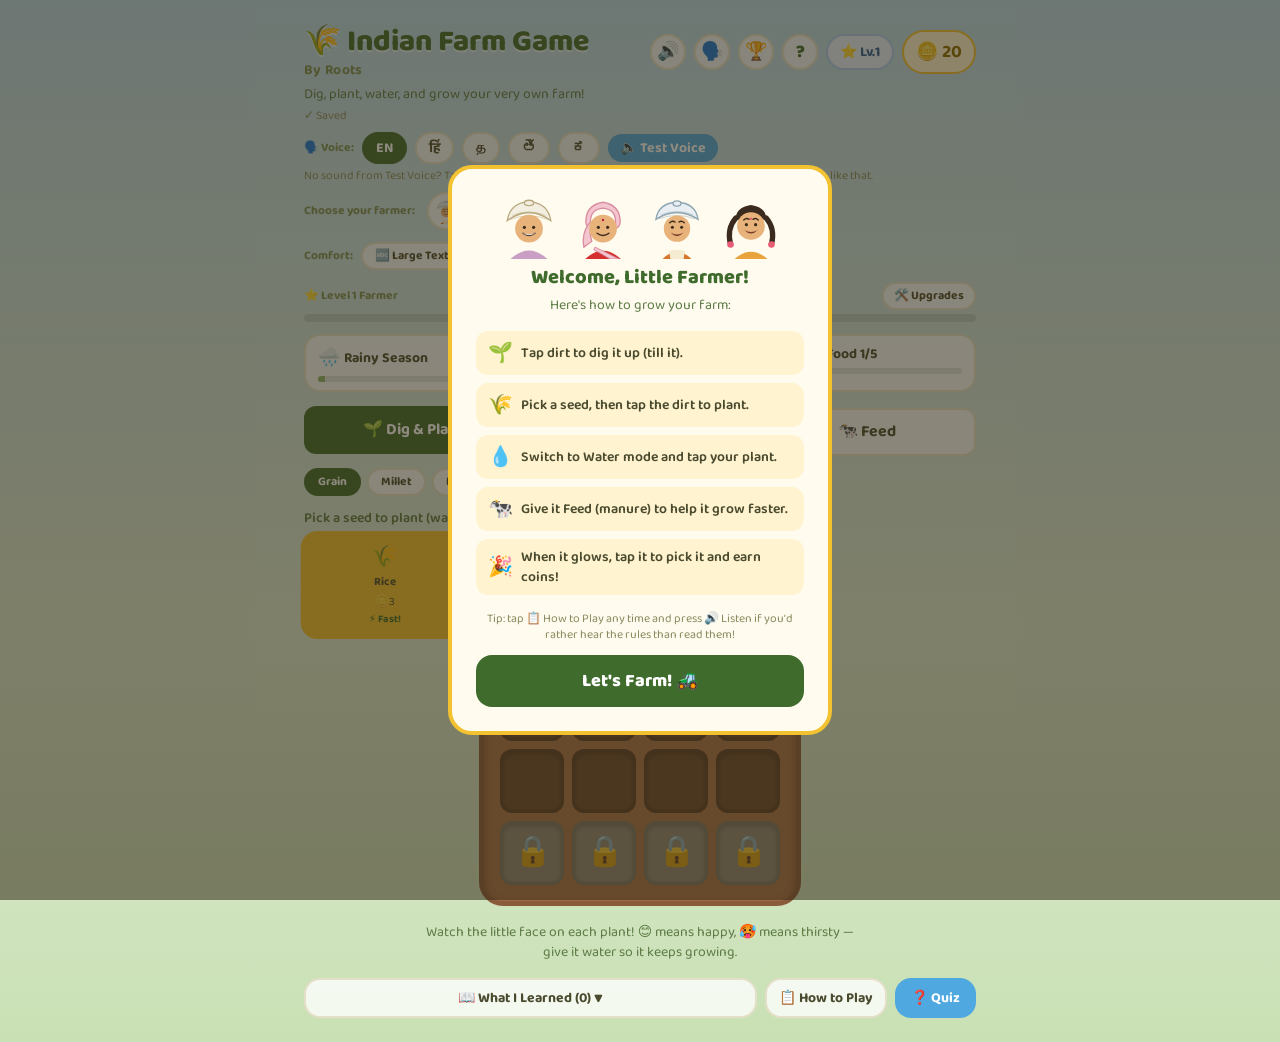
<file: index.html>
<!DOCTYPE html>
<html lang="en">
<head>
<meta charset="UTF-8" />
<meta name="viewport" content="width=device-width, initial-scale=1.0, maximum-scale=1, user-scalable=no" />
<title>Indian Farm Game — By Roots</title>
<meta name="description" content="A farming game to teach kids about Indian crops, seasons, and sustainable farming." />
<link rel="manifest" href="manifest.json" />
<meta name="theme-color" content="#3F6B2C" />
<link rel="icon" href="icons/icon-192.png" />
<link rel="apple-touch-icon" href="icons/icon-192.png" />
<link rel="stylesheet" href="styles.css" />
<style>
  html, body { margin: 0; padding: 0; background: #EAF6E0; }
  #root { min-height: 100vh; font-family: 'Baloo 2','Fredoka',system-ui,sans-serif; }
</style>
</head>
<body>
<div id="root"></div>
<script src="bundle.js"></script>
</body>
</html>
</file>
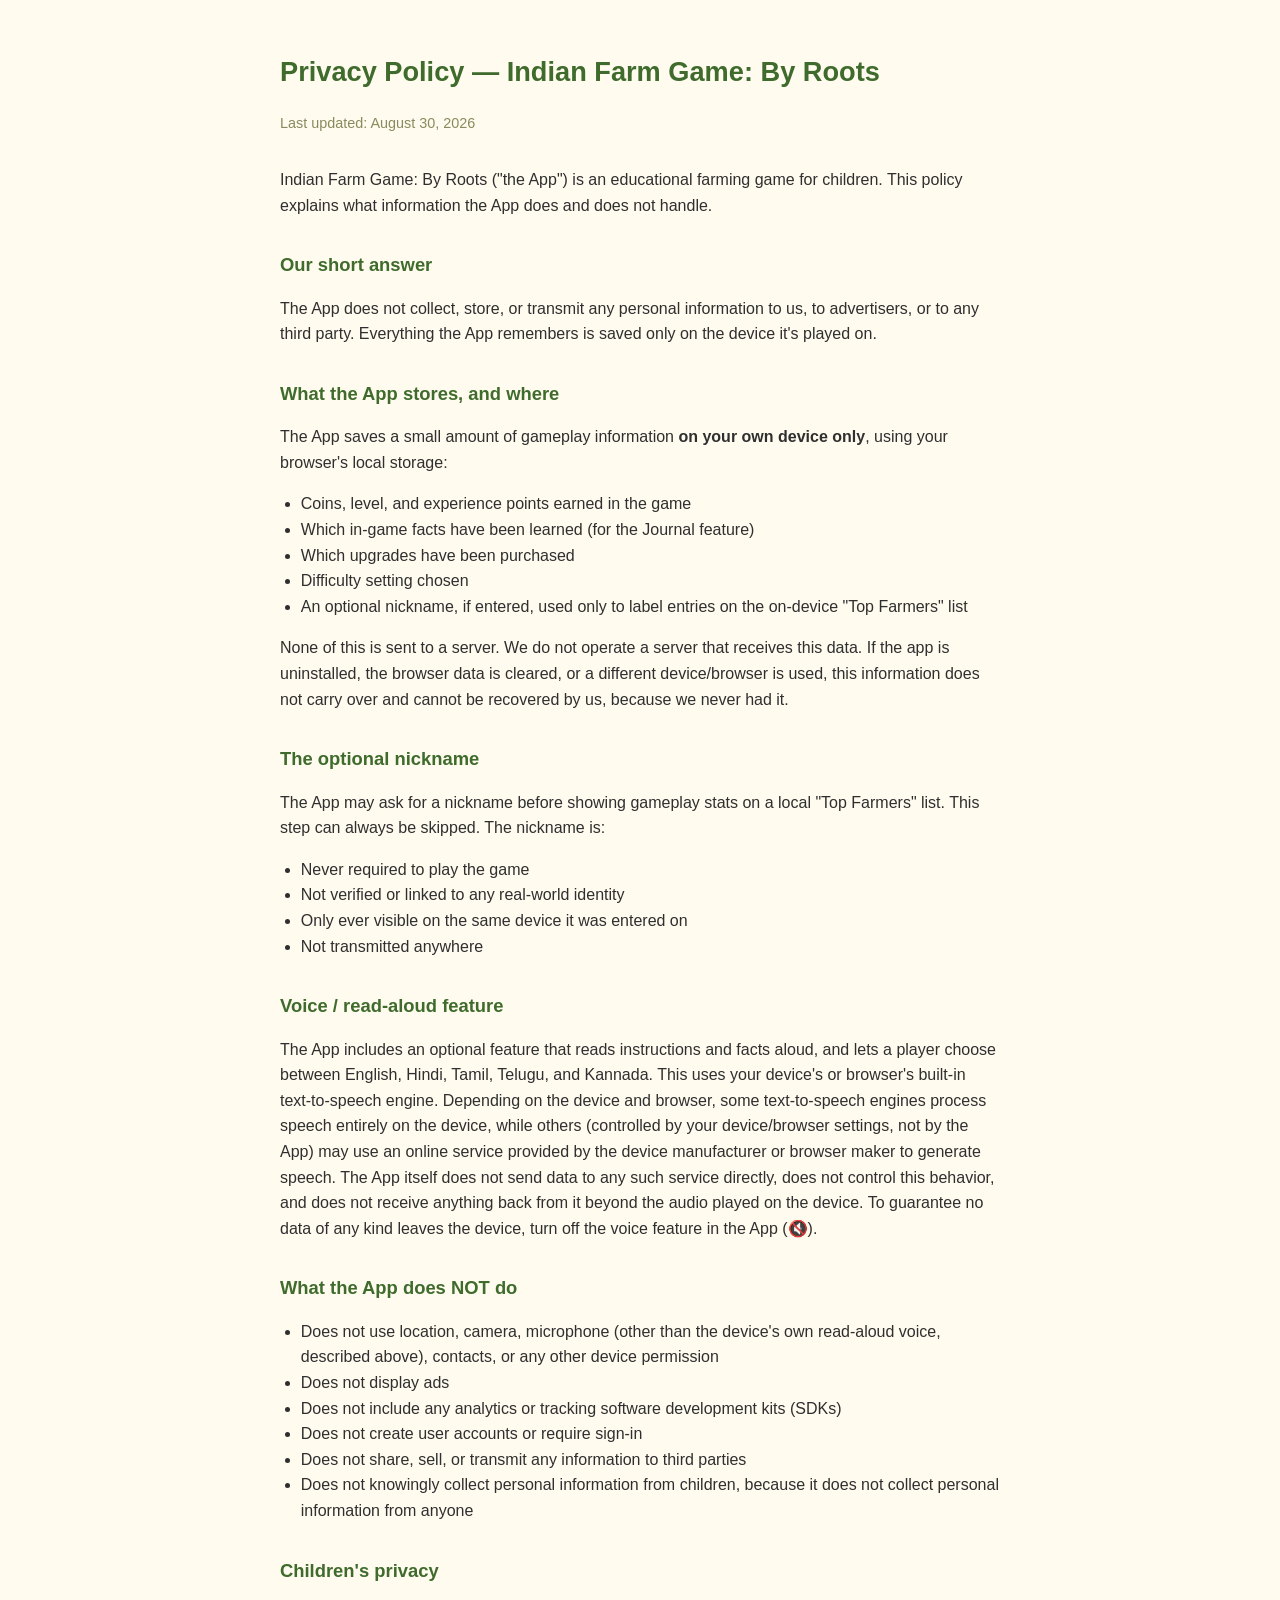
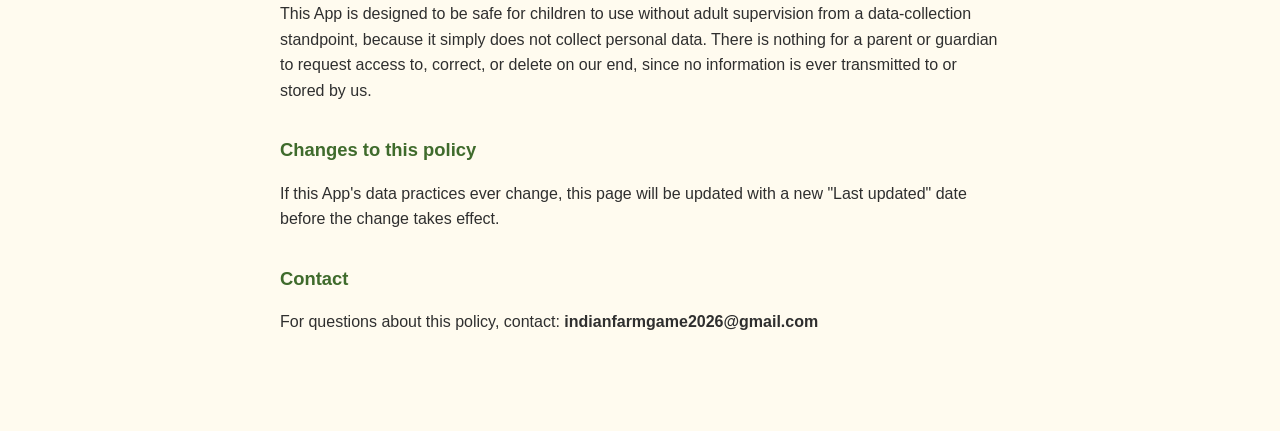
<file: privacy-policy.html>
<!DOCTYPE html>
<html lang="en">
<head>
<meta charset="UTF-8" />
<meta name="viewport" content="width=device-width, initial-scale=1.0" />
<title>Privacy Policy — Indian Farm Game: By Roots</title>
<style>
  body { font-family: -apple-system, Segoe UI, Roboto, Arial, sans-serif; max-width: 720px; margin: 0 auto; padding: 32px 20px 80px; line-height: 1.6; color: #2f2f2f; background: #FFFBEF; }
  h1 { color: #3F6B2C; font-size: 1.7rem; }
  h2 { color: #3F6B2C; font-size: 1.15rem; margin-top: 2rem; }
  .updated { color: #8A8A5E; font-size: 0.9rem; margin-bottom: 2rem; }
  ul { padding-left: 1.3rem; }
</style>
</head>
<body>
<h1>Privacy Policy — Indian Farm Game: By Roots</h1>
<p class="updated">Last updated: August 30, 2026</p>

<p>Indian Farm Game: By Roots ("the App") is an educational farming game for children. This policy explains what information the App does and does not handle.</p>

<h2>Our short answer</h2>
<p>The App does not collect, store, or transmit any personal information to us, to advertisers, or to any third party. Everything the App remembers is saved only on the device it's played on.</p>

<h2>What the App stores, and where</h2>
<p>The App saves a small amount of gameplay information <strong>on your own device only</strong>, using your browser's local storage:</p>
<ul>
  <li>Coins, level, and experience points earned in the game</li>
  <li>Which in-game facts have been learned (for the Journal feature)</li>
  <li>Which upgrades have been purchased</li>
  <li>Difficulty setting chosen</li>
  <li>An optional nickname, if entered, used only to label entries on the on-device "Top Farmers" list</li>
</ul>
<p>None of this is sent to a server. We do not operate a server that receives this data. If the app is uninstalled, the browser data is cleared, or a different device/browser is used, this information does not carry over and cannot be recovered by us, because we never had it.</p>

<h2>The optional nickname</h2>
<p>The App may ask for a nickname before showing gameplay stats on a local "Top Farmers" list. This step can always be skipped. The nickname is:</p>
<ul>
  <li>Never required to play the game</li>
  <li>Not verified or linked to any real-world identity</li>
  <li>Only ever visible on the same device it was entered on</li>
  <li>Not transmitted anywhere</li>
</ul>

<h2>Voice / read-aloud feature</h2>
<p>The App includes an optional feature that reads instructions and facts aloud, and lets a player choose between English, Hindi, Tamil, Telugu, and Kannada. This uses your device's or browser's built-in text-to-speech engine. Depending on the device and browser, some text-to-speech engines process speech entirely on the device, while others (controlled by your device/browser settings, not by the App) may use an online service provided by the device manufacturer or browser maker to generate speech. The App itself does not send data to any such service directly, does not control this behavior, and does not receive anything back from it beyond the audio played on the device. To guarantee no data of any kind leaves the device, turn off the voice feature in the App (🔇).</p>

<h2>What the App does NOT do</h2>
<ul>
  <li>Does not use location, camera, microphone (other than the device's own read-aloud voice, described above), contacts, or any other device permission</li>
  <li>Does not display ads</li>
  <li>Does not include any analytics or tracking software development kits (SDKs)</li>
  <li>Does not create user accounts or require sign-in</li>
  <li>Does not share, sell, or transmit any information to third parties</li>
  <li>Does not knowingly collect personal information from children, because it does not collect personal information from anyone</li>
</ul>

<h2>Children's privacy</h2>
<p>This App is designed to be safe for children to use without adult supervision from a data-collection standpoint, because it simply does not collect personal data. There is nothing for a parent or guardian to request access to, correct, or delete on our end, since no information is ever transmitted to or stored by us.</p>

<h2>Changes to this policy</h2>
<p>If this App's data practices ever change, this page will be updated with a new "Last updated" date before the change takes effect.</p>

<h2>Contact</h2>
<p>For questions about this policy, contact: <strong>indianfarmgame2026@gmail.com</strong></p>

</body>
</html>
</file>
<file: styles.css>
*, ::before, ::after {
  --tw-border-spacing-x: 0;
  --tw-border-spacing-y: 0;
  --tw-translate-x: 0;
  --tw-translate-y: 0;
  --tw-rotate: 0;
  --tw-skew-x: 0;
  --tw-skew-y: 0;
  --tw-scale-x: 1;
  --tw-scale-y: 1;
  --tw-pan-x:  ;
  --tw-pan-y:  ;
  --tw-pinch-zoom:  ;
  --tw-scroll-snap-strictness: proximity;
  --tw-gradient-from-position:  ;
  --tw-gradient-via-position:  ;
  --tw-gradient-to-position:  ;
  --tw-ordinal:  ;
  --tw-slashed-zero:  ;
  --tw-numeric-figure:  ;
  --tw-numeric-spacing:  ;
  --tw-numeric-fraction:  ;
  --tw-ring-inset:  ;
  --tw-ring-offset-width: 0px;
  --tw-ring-offset-color: #fff;
  --tw-ring-color: rgb(59 130 246 / 0.5);
  --tw-ring-offset-shadow: 0 0 #0000;
  --tw-ring-shadow: 0 0 #0000;
  --tw-shadow: 0 0 #0000;
  --tw-shadow-colored: 0 0 #0000;
  --tw-blur:  ;
  --tw-brightness:  ;
  --tw-contrast:  ;
  --tw-grayscale:  ;
  --tw-hue-rotate:  ;
  --tw-invert:  ;
  --tw-saturate:  ;
  --tw-sepia:  ;
  --tw-drop-shadow:  ;
  --tw-backdrop-blur:  ;
  --tw-backdrop-brightness:  ;
  --tw-backdrop-contrast:  ;
  --tw-backdrop-grayscale:  ;
  --tw-backdrop-hue-rotate:  ;
  --tw-backdrop-invert:  ;
  --tw-backdrop-opacity:  ;
  --tw-backdrop-saturate:  ;
  --tw-backdrop-sepia:  ;
  --tw-contain-size:  ;
  --tw-contain-layout:  ;
  --tw-contain-paint:  ;
  --tw-contain-style:  ;
}

::backdrop {
  --tw-border-spacing-x: 0;
  --tw-border-spacing-y: 0;
  --tw-translate-x: 0;
  --tw-translate-y: 0;
  --tw-rotate: 0;
  --tw-skew-x: 0;
  --tw-skew-y: 0;
  --tw-scale-x: 1;
  --tw-scale-y: 1;
  --tw-pan-x:  ;
  --tw-pan-y:  ;
  --tw-pinch-zoom:  ;
  --tw-scroll-snap-strictness: proximity;
  --tw-gradient-from-position:  ;
  --tw-gradient-via-position:  ;
  --tw-gradient-to-position:  ;
  --tw-ordinal:  ;
  --tw-slashed-zero:  ;
  --tw-numeric-figure:  ;
  --tw-numeric-spacing:  ;
  --tw-numeric-fraction:  ;
  --tw-ring-inset:  ;
  --tw-ring-offset-width: 0px;
  --tw-ring-offset-color: #fff;
  --tw-ring-color: rgb(59 130 246 / 0.5);
  --tw-ring-offset-shadow: 0 0 #0000;
  --tw-ring-shadow: 0 0 #0000;
  --tw-shadow: 0 0 #0000;
  --tw-shadow-colored: 0 0 #0000;
  --tw-blur:  ;
  --tw-brightness:  ;
  --tw-contrast:  ;
  --tw-grayscale:  ;
  --tw-hue-rotate:  ;
  --tw-invert:  ;
  --tw-saturate:  ;
  --tw-sepia:  ;
  --tw-drop-shadow:  ;
  --tw-backdrop-blur:  ;
  --tw-backdrop-brightness:  ;
  --tw-backdrop-contrast:  ;
  --tw-backdrop-grayscale:  ;
  --tw-backdrop-hue-rotate:  ;
  --tw-backdrop-invert:  ;
  --tw-backdrop-opacity:  ;
  --tw-backdrop-saturate:  ;
  --tw-backdrop-sepia:  ;
  --tw-contain-size:  ;
  --tw-contain-layout:  ;
  --tw-contain-paint:  ;
  --tw-contain-style:  ;
}

/*
! tailwindcss v3.4.19 | MIT License | https://tailwindcss.com
*/

/*
1. Prevent padding and border from affecting element width. (https://github.com/mozdevs/cssremedy/issues/4)
2. Allow adding a border to an element by just adding a border-width. (https://github.com/tailwindcss/tailwindcss/pull/116)
*/

*,
::before,
::after {
  box-sizing: border-box;
  /* 1 */
  border-width: 0;
  /* 2 */
  border-style: solid;
  /* 2 */
  border-color: #e5e7eb;
  /* 2 */
}

::before,
::after {
  --tw-content: '';
}

/*
1. Use a consistent sensible line-height in all browsers.
2. Prevent adjustments of font size after orientation changes in iOS.
3. Use a more readable tab size.
4. Use the user's configured `sans` font-family by default.
5. Use the user's configured `sans` font-feature-settings by default.
6. Use the user's configured `sans` font-variation-settings by default.
7. Disable tap highlights on iOS
*/

html,
:host {
  line-height: 1.5;
  /* 1 */
  -webkit-text-size-adjust: 100%;
  /* 2 */
  -moz-tab-size: 4;
  /* 3 */
  -o-tab-size: 4;
     tab-size: 4;
  /* 3 */
  font-family: ui-sans-serif, system-ui, sans-serif, "Apple Color Emoji", "Segoe UI Emoji", "Segoe UI Symbol", "Noto Color Emoji";
  /* 4 */
  font-feature-settings: normal;
  /* 5 */
  font-variation-settings: normal;
  /* 6 */
  -webkit-tap-highlight-color: transparent;
  /* 7 */
}

/*
1. Remove the margin in all browsers.
2. Inherit line-height from `html` so users can set them as a class directly on the `html` element.
*/

body {
  margin: 0;
  /* 1 */
  line-height: inherit;
  /* 2 */
}

/*
1. Add the correct height in Firefox.
2. Correct the inheritance of border color in Firefox. (https://bugzilla.mozilla.org/show_bug.cgi?id=190655)
3. Ensure horizontal rules are visible by default.
*/

hr {
  height: 0;
  /* 1 */
  color: inherit;
  /* 2 */
  border-top-width: 1px;
  /* 3 */
}

/*
Add the correct text decoration in Chrome, Edge, and Safari.
*/

abbr:where([title]) {
  -webkit-text-decoration: underline dotted;
          text-decoration: underline dotted;
}

/*
Remove the default font size and weight for headings.
*/

h1,
h2,
h3,
h4,
h5,
h6 {
  font-size: inherit;
  font-weight: inherit;
}

/*
Reset links to optimize for opt-in styling instead of opt-out.
*/

a {
  color: inherit;
  text-decoration: inherit;
}

/*
Add the correct font weight in Edge and Safari.
*/

b,
strong {
  font-weight: bolder;
}

/*
1. Use the user's configured `mono` font-family by default.
2. Use the user's configured `mono` font-feature-settings by default.
3. Use the user's configured `mono` font-variation-settings by default.
4. Correct the odd `em` font sizing in all browsers.
*/

code,
kbd,
samp,
pre {
  font-family: ui-monospace, SFMono-Regular, Menlo, Monaco, Consolas, "Liberation Mono", "Courier New", monospace;
  /* 1 */
  font-feature-settings: normal;
  /* 2 */
  font-variation-settings: normal;
  /* 3 */
  font-size: 1em;
  /* 4 */
}

/*
Add the correct font size in all browsers.
*/

small {
  font-size: 80%;
}

/*
Prevent `sub` and `sup` elements from affecting the line height in all browsers.
*/

sub,
sup {
  font-size: 75%;
  line-height: 0;
  position: relative;
  vertical-align: baseline;
}

sub {
  bottom: -0.25em;
}

sup {
  top: -0.5em;
}

/*
1. Remove text indentation from table contents in Chrome and Safari. (https://bugs.chromium.org/p/chromium/issues/detail?id=999088, https://bugs.webkit.org/show_bug.cgi?id=201297)
2. Correct table border color inheritance in all Chrome and Safari. (https://bugs.chromium.org/p/chromium/issues/detail?id=935729, https://bugs.webkit.org/show_bug.cgi?id=195016)
3. Remove gaps between table borders by default.
*/

table {
  text-indent: 0;
  /* 1 */
  border-color: inherit;
  /* 2 */
  border-collapse: collapse;
  /* 3 */
}

/*
1. Change the font styles in all browsers.
2. Remove the margin in Firefox and Safari.
3. Remove default padding in all browsers.
*/

button,
input,
optgroup,
select,
textarea {
  font-family: inherit;
  /* 1 */
  font-feature-settings: inherit;
  /* 1 */
  font-variation-settings: inherit;
  /* 1 */
  font-size: 100%;
  /* 1 */
  font-weight: inherit;
  /* 1 */
  line-height: inherit;
  /* 1 */
  letter-spacing: inherit;
  /* 1 */
  color: inherit;
  /* 1 */
  margin: 0;
  /* 2 */
  padding: 0;
  /* 3 */
}

/*
Remove the inheritance of text transform in Edge and Firefox.
*/

button,
select {
  text-transform: none;
}

/*
1. Correct the inability to style clickable types in iOS and Safari.
2. Remove default button styles.
*/

button,
input:where([type='button']),
input:where([type='reset']),
input:where([type='submit']) {
  -webkit-appearance: button;
  /* 1 */
  background-color: transparent;
  /* 2 */
  background-image: none;
  /* 2 */
}

/*
Use the modern Firefox focus style for all focusable elements.
*/

:-moz-focusring {
  outline: auto;
}

/*
Remove the additional `:invalid` styles in Firefox. (https://github.com/mozilla/gecko-dev/blob/2f9eacd9d3d995c937b4251a5557d95d494c9be1/layout/style/res/forms.css#L728-L737)
*/

:-moz-ui-invalid {
  box-shadow: none;
}

/*
Add the correct vertical alignment in Chrome and Firefox.
*/

progress {
  vertical-align: baseline;
}

/*
Correct the cursor style of increment and decrement buttons in Safari.
*/

::-webkit-inner-spin-button,
::-webkit-outer-spin-button {
  height: auto;
}

/*
1. Correct the odd appearance in Chrome and Safari.
2. Correct the outline style in Safari.
*/

[type='search'] {
  -webkit-appearance: textfield;
  /* 1 */
  outline-offset: -2px;
  /* 2 */
}

/*
Remove the inner padding in Chrome and Safari on macOS.
*/

::-webkit-search-decoration {
  -webkit-appearance: none;
}

/*
1. Correct the inability to style clickable types in iOS and Safari.
2. Change font properties to `inherit` in Safari.
*/

::-webkit-file-upload-button {
  -webkit-appearance: button;
  /* 1 */
  font: inherit;
  /* 2 */
}

/*
Add the correct display in Chrome and Safari.
*/

summary {
  display: list-item;
}

/*
Removes the default spacing and border for appropriate elements.
*/

blockquote,
dl,
dd,
h1,
h2,
h3,
h4,
h5,
h6,
hr,
figure,
p,
pre {
  margin: 0;
}

fieldset {
  margin: 0;
  padding: 0;
}

legend {
  padding: 0;
}

ol,
ul,
menu {
  list-style: none;
  margin: 0;
  padding: 0;
}

/*
Reset default styling for dialogs.
*/

dialog {
  padding: 0;
}

/*
Prevent resizing textareas horizontally by default.
*/

textarea {
  resize: vertical;
}

/*
1. Reset the default placeholder opacity in Firefox. (https://github.com/tailwindlabs/tailwindcss/issues/3300)
2. Set the default placeholder color to the user's configured gray 400 color.
*/

input::-moz-placeholder, textarea::-moz-placeholder {
  opacity: 1;
  /* 1 */
  color: #9ca3af;
  /* 2 */
}

input::placeholder,
textarea::placeholder {
  opacity: 1;
  /* 1 */
  color: #9ca3af;
  /* 2 */
}

/*
Set the default cursor for buttons.
*/

button,
[role="button"] {
  cursor: pointer;
}

/*
Make sure disabled buttons don't get the pointer cursor.
*/

:disabled {
  cursor: default;
}

/*
1. Make replaced elements `display: block` by default. (https://github.com/mozdevs/cssremedy/issues/14)
2. Add `vertical-align: middle` to align replaced elements more sensibly by default. (https://github.com/jensimmons/cssremedy/issues/14#issuecomment-634934210)
   This can trigger a poorly considered lint error in some tools but is included by design.
*/

img,
svg,
video,
canvas,
audio,
iframe,
embed,
object {
  display: block;
  /* 1 */
  vertical-align: middle;
  /* 2 */
}

/*
Constrain images and videos to the parent width and preserve their intrinsic aspect ratio. (https://github.com/mozdevs/cssremedy/issues/14)
*/

img,
video {
  max-width: 100%;
  height: auto;
}

/* Make elements with the HTML hidden attribute stay hidden by default */

[hidden]:where(:not([hidden="until-found"])) {
  display: none;
}

.fixed {
  position: fixed;
}

.absolute {
  position: absolute;
}

.relative {
  position: relative;
}

.inset-0 {
  inset: 0px;
}

.-right-1 {
  right: -0.25rem;
}

.-top-1 {
  top: -0.25rem;
}

.-top-2 {
  top: -0.5rem;
}

.bottom-4 {
  bottom: 1rem;
}

.left-1\/2 {
  left: 50%;
}

.z-10 {
  z-index: 10;
}

.z-20 {
  z-index: 20;
}

.z-50 {
  z-index: 50;
}

.mb-1 {
  margin-bottom: 0.25rem;
}

.mb-2 {
  margin-bottom: 0.5rem;
}

.mb-3 {
  margin-bottom: 0.75rem;
}

.mb-4 {
  margin-bottom: 1rem;
}

.mt-1 {
  margin-top: 0.25rem;
}

.mt-2 {
  margin-top: 0.5rem;
}

.mt-4 {
  margin-top: 1rem;
}

.flex {
  display: flex;
}

.grid {
  display: grid;
}

.h-1\.5 {
  height: 0.375rem;
}

.h-14 {
  height: 3.5rem;
}

.h-2 {
  height: 0.5rem;
}

.h-7 {
  height: 1.75rem;
}

.h-9 {
  height: 2.25rem;
}

.h-full {
  height: 100%;
}

.min-h-screen {
  min-height: 100vh;
}

.w-14 {
  width: 3.5rem;
}

.w-7 {
  width: 1.75rem;
}

.w-8 {
  width: 2rem;
}

.w-9 {
  width: 2.25rem;
}

.w-full {
  width: 100%;
}

.max-w-2xl {
  max-width: 42rem;
}

.max-w-md {
  max-width: 28rem;
}

.max-w-sm {
  max-width: 24rem;
}

.flex-1 {
  flex: 1 1 0%;
}

.shrink-0 {
  flex-shrink: 0;
}

.grow {
  flex-grow: 1;
}

.-translate-x-1\/2 {
  --tw-translate-x: -50%;
  transform: translate(var(--tw-translate-x), var(--tw-translate-y)) rotate(var(--tw-rotate)) skewX(var(--tw-skew-x)) skewY(var(--tw-skew-y)) scaleX(var(--tw-scale-x)) scaleY(var(--tw-scale-y));
}

.transform {
  transform: translate(var(--tw-translate-x), var(--tw-translate-y)) rotate(var(--tw-rotate)) skewX(var(--tw-skew-x)) skewY(var(--tw-skew-y)) scaleX(var(--tw-scale-x)) scaleY(var(--tw-scale-y));
}

.select-none {
  -webkit-user-select: none;
     -moz-user-select: none;
          user-select: none;
}

.list-disc {
  list-style-type: disc;
}

.grid-cols-1 {
  grid-template-columns: repeat(1, minmax(0, 1fr));
}

.grid-cols-3 {
  grid-template-columns: repeat(3, minmax(0, 1fr));
}

.grid-cols-4 {
  grid-template-columns: repeat(4, minmax(0, 1fr));
}

.flex-col {
  flex-direction: column;
}

.flex-wrap {
  flex-wrap: wrap;
}

.items-start {
  align-items: flex-start;
}

.items-center {
  align-items: center;
}

.justify-center {
  justify-content: center;
}

.justify-between {
  justify-content: space-between;
}

.gap-0\.5 {
  gap: 0.125rem;
}

.gap-1 {
  gap: 0.25rem;
}

.gap-1\.5 {
  gap: 0.375rem;
}

.gap-2 {
  gap: 0.5rem;
}

.gap-3 {
  gap: 0.75rem;
}

.space-y-1 > :not([hidden]) ~ :not([hidden]) {
  --tw-space-y-reverse: 0;
  margin-top: calc(0.25rem * calc(1 - var(--tw-space-y-reverse)));
  margin-bottom: calc(0.25rem * var(--tw-space-y-reverse));
}

.overflow-hidden {
  overflow: hidden;
}

.overflow-x-auto {
  overflow-x: auto;
}

.whitespace-nowrap {
  white-space: nowrap;
}

.rounded-2xl {
  border-radius: 1rem;
}

.rounded-3xl {
  border-radius: 1.5rem;
}

.rounded-full {
  border-radius: 9999px;
}

.rounded-xl {
  border-radius: 0.75rem;
}

.border {
  border-width: 1px;
}

.bg-black\/10 {
  background-color: rgb(0 0 0 / 0.1);
}

.bg-black\/15 {
  background-color: rgb(0 0 0 / 0.15);
}

.p-2 {
  padding: 0.5rem;
}

.p-3 {
  padding: 0.75rem;
}

.p-4 {
  padding: 1rem;
}

.p-6 {
  padding: 1.5rem;
}

.px-1 {
  padding-left: 0.25rem;
  padding-right: 0.25rem;
}

.px-1\.5 {
  padding-left: 0.375rem;
  padding-right: 0.375rem;
}

.px-2\.5 {
  padding-left: 0.625rem;
  padding-right: 0.625rem;
}

.px-3 {
  padding-left: 0.75rem;
  padding-right: 0.75rem;
}

.px-4 {
  padding-left: 1rem;
  padding-right: 1rem;
}

.py-0\.5 {
  padding-top: 0.125rem;
  padding-bottom: 0.125rem;
}

.py-1 {
  padding-top: 0.25rem;
  padding-bottom: 0.25rem;
}

.py-1\.5 {
  padding-top: 0.375rem;
  padding-bottom: 0.375rem;
}

.py-2 {
  padding-top: 0.5rem;
  padding-bottom: 0.5rem;
}

.py-2\.5 {
  padding-top: 0.625rem;
  padding-bottom: 0.625rem;
}

.py-3 {
  padding-top: 0.75rem;
  padding-bottom: 0.75rem;
}

.py-6 {
  padding-top: 1.5rem;
  padding-bottom: 1.5rem;
}

.pb-1 {
  padding-bottom: 0.25rem;
}

.pl-1 {
  padding-left: 0.25rem;
}

.pl-5 {
  padding-left: 1.25rem;
}

.pr-3 {
  padding-right: 0.75rem;
}

.text-left {
  text-align: left;
}

.text-center {
  text-align: center;
}

.text-2xl {
  font-size: 1.5rem;
  line-height: 2rem;
}

.text-4xl {
  font-size: 2.25rem;
  line-height: 2.5rem;
}

.text-\[10px\] {
  font-size: 10px;
}

.text-\[11px\] {
  font-size: 11px;
}

.text-base {
  font-size: 1rem;
  line-height: 1.5rem;
}

.text-lg {
  font-size: 1.125rem;
  line-height: 1.75rem;
}

.text-sm {
  font-size: 0.875rem;
  line-height: 1.25rem;
}

.text-xl {
  font-size: 1.25rem;
  line-height: 1.75rem;
}

.text-xs {
  font-size: 0.75rem;
  line-height: 1rem;
}

.font-bold {
  font-weight: 700;
}

.font-extrabold {
  font-weight: 800;
}

.font-semibold {
  font-weight: 600;
}

.leading-none {
  line-height: 1;
}

.leading-tight {
  line-height: 1.25;
}

.tracking-wide {
  letter-spacing: 0.025em;
}

.shadow-lg {
  --tw-shadow: 0 10px 15px -3px rgb(0 0 0 / 0.1), 0 4px 6px -4px rgb(0 0 0 / 0.1);
  --tw-shadow-colored: 0 10px 15px -3px var(--tw-shadow-color), 0 4px 6px -4px var(--tw-shadow-color);
  box-shadow: var(--tw-ring-offset-shadow, 0 0 #0000), var(--tw-ring-shadow, 0 0 #0000), var(--tw-shadow);
}

.filter {
  filter: var(--tw-blur) var(--tw-brightness) var(--tw-contrast) var(--tw-grayscale) var(--tw-hue-rotate) var(--tw-invert) var(--tw-saturate) var(--tw-sepia) var(--tw-drop-shadow);
}

.transition {
  transition-property: color, background-color, border-color, text-decoration-color, fill, stroke, opacity, box-shadow, transform, filter, -webkit-backdrop-filter;
  transition-property: color, background-color, border-color, text-decoration-color, fill, stroke, opacity, box-shadow, transform, filter, backdrop-filter;
  transition-property: color, background-color, border-color, text-decoration-color, fill, stroke, opacity, box-shadow, transform, filter, backdrop-filter, -webkit-backdrop-filter;
  transition-timing-function: cubic-bezier(0.4, 0, 0.2, 1);
  transition-duration: 150ms;
}

.transition-transform {
  transition-property: transform;
  transition-timing-function: cubic-bezier(0.4, 0, 0.2, 1);
  transition-duration: 150ms;
}

.ease-in-out {
  transition-timing-function: cubic-bezier(0.4, 0, 0.2, 1);
}

@media (min-width: 640px) {
  .sm\:h-16 {
    height: 4rem;
  }

  .sm\:w-16 {
    width: 4rem;
  }

  .sm\:w-9 {
    width: 2.25rem;
  }

  .sm\:grid-cols-3 {
    grid-template-columns: repeat(3, minmax(0, 1fr));
  }

  .sm\:text-3xl {
    font-size: 1.875rem;
    line-height: 2.25rem;
  }

  .sm\:text-base {
    font-size: 1rem;
    line-height: 1.5rem;
  }

  .sm\:text-lg {
    font-size: 1.125rem;
    line-height: 1.75rem;
  }

  .sm\:text-sm {
    font-size: 0.875rem;
    line-height: 1.25rem;
  }
}
</file>
